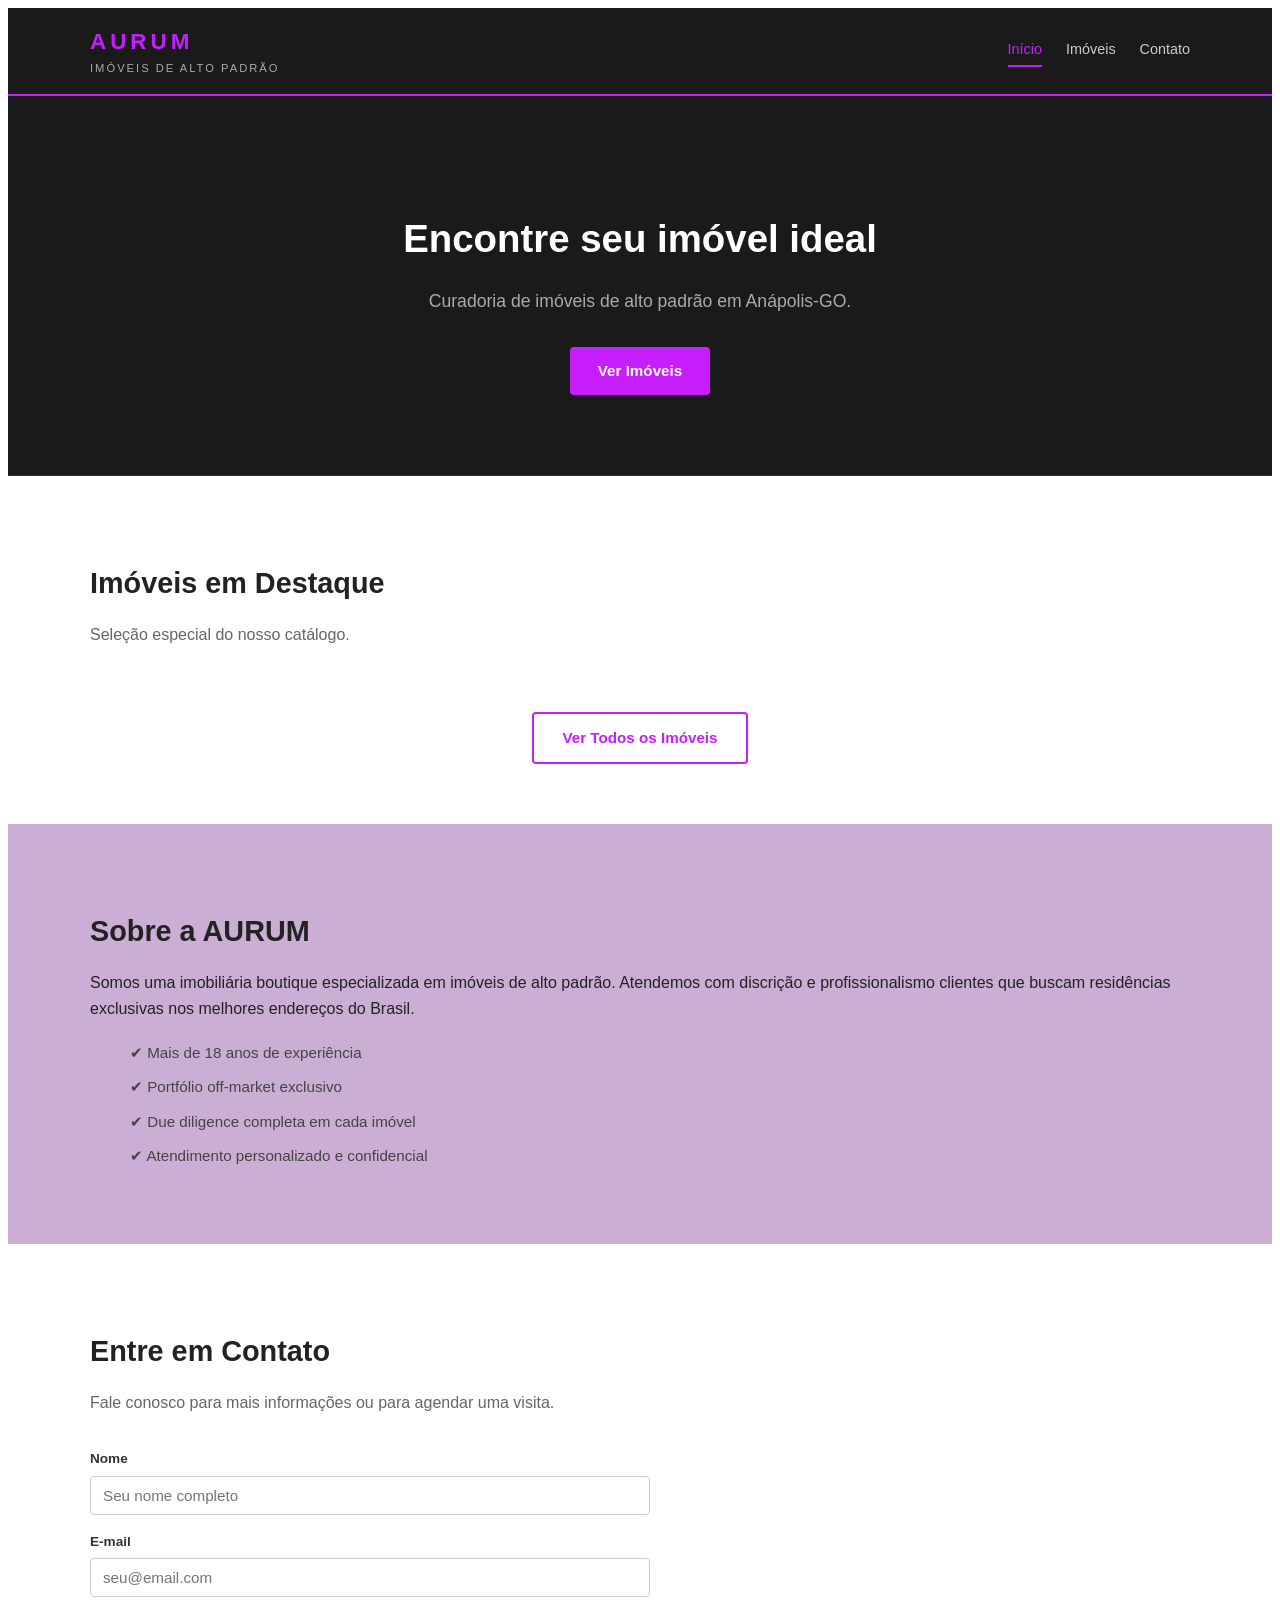
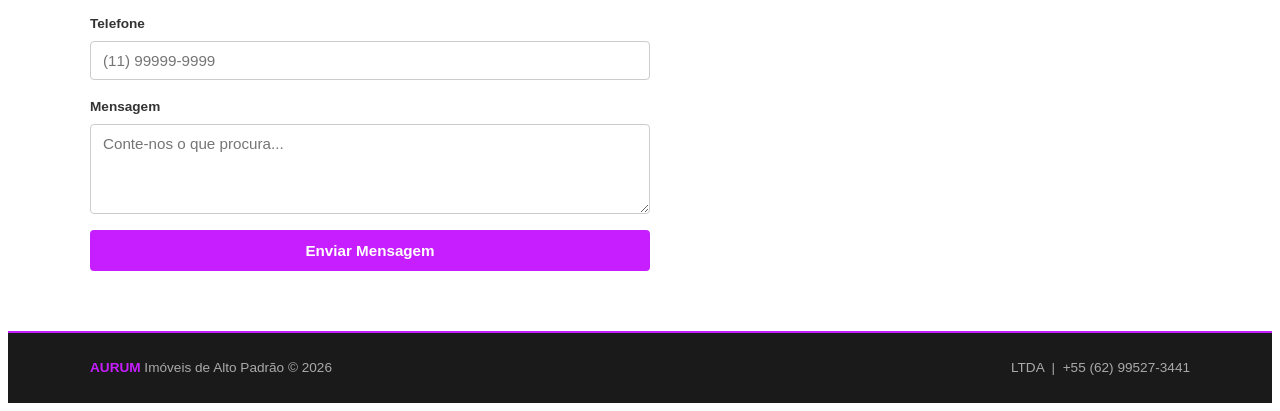
<file: aurum-imoveis/index.html>
<!DOCTYPE html>
<html lang="pt-BR">
<head>
  <meta charset="UTF-8">
  <meta name="viewport" content="width=device-width, initial-scale=1.0">
  <title>AURUM | Imóveis de Alto Padrão</title>
  <meta name="description" content="Imóveis exclusivos em Anápolis-GO.">
  <link rel="stylesheet" href="css/style.css">
</head>
<body>

  <header class="cabecalho">
    <div class="container cabecalho-conteudo">
      <div class="logo">
        <span class="logo-nome">AURUM</span>
        <span class="logo-subtitulo">Imóveis de Alto Padrão</span>
      </div>
      <nav class="navegacao">
        <a href="index.html" class="ativo">Início</a>
        <a href="imoveis.html">Imóveis</a>
        <a href="#contato">Contato</a>
      </nav>
    </div>
  </header>

  <main>

    <section class="destaque-principal">
      <div class="container">
        <h1>Encontre seu imóvel ideal</h1>
        <p>Curadoria de imóveis de alto padrão em Anápolis-GO.</p>
        <a href="imoveis.html" class="botao-principal">Ver Imóveis</a>
      </div>
    </section>

    <section class="secao" id="destaques">
      <div class="container">
        <h2>Imóveis em Destaque</h2>
        <p class="subtitulo">Seleção especial do nosso catálogo.</p>

        <div class="grade-cartoes" id="home-grid">
        </div>

        <div style="text-align:center; margin-top:32px;">
          <a href="imoveis.html" class="botao-contorno">Ver Todos os Imóveis</a>
        </div>
      </div>
    </section>

    <section class="secao secao-cinza" id="sobre">
      <div class="container">
        <h2>Sobre a AURUM</h2>
        <p>
          Somos uma imobiliária boutique especializada em imóveis de alto padrão.
          Atendemos com discrição e profissionalismo clientes que buscam
          residências exclusivas nos melhores endereços do Brasil.
        </p>
        <ul class="lista-sobre">
          <li>✔ Mais de 18 anos de experiência</li>
          <li>✔ Portfólio off-market exclusivo</li>
          <li>✔ Due diligence completa em cada imóvel</li>
          <li>✔ Atendimento personalizado e confidencial</li>
        </ul>
      </div>
    </section>

    <section class="secao" id="contato">
      <div class="container">
        <h2>Entre em Contato</h2>
        <p class="subtitulo">Fale conosco para mais informações ou para agendar uma visita.</p>

        <form class="formulario-contato" onsubmit="handleForm(event)">
          <div class="campo-formulario">
            <label for="name">Nome</label>
            <input type="text" id="name" placeholder="Seu nome completo" required>
          </div>
          <div class="campo-formulario">
            <label for="email">E-mail</label>
            <input type="email" id="email" placeholder="seu@email.com" required>
          </div>
          <div class="campo-formulario">
            <label for="phone">Telefone</label>
            <input type="tel" id="phone" placeholder="(11) 99999-9999">
          </div>
          <div class="campo-formulario">
            <label for="msg">Mensagem</label>
            <textarea id="msg" rows="4" placeholder="Conte-nos o que procura..."></textarea>
          </div>
          <button type="submit" class="botao-principal" id="enviar">Enviar Mensagem</button>
        </form>
      </div>
    </section>

  </main>

  <footer class="rodape">
    <div class="container rodape-conteudo">
      <span><strong>AURUM</strong> Imóveis de Alto Padrão &copy; 2026</span>
      <span> LTDA &nbsp;|&nbsp; +55 (62) 99527-3441</span>
    </div>
  </footer>

  <script src="script.js"></script>
</body>
</html>
</file>
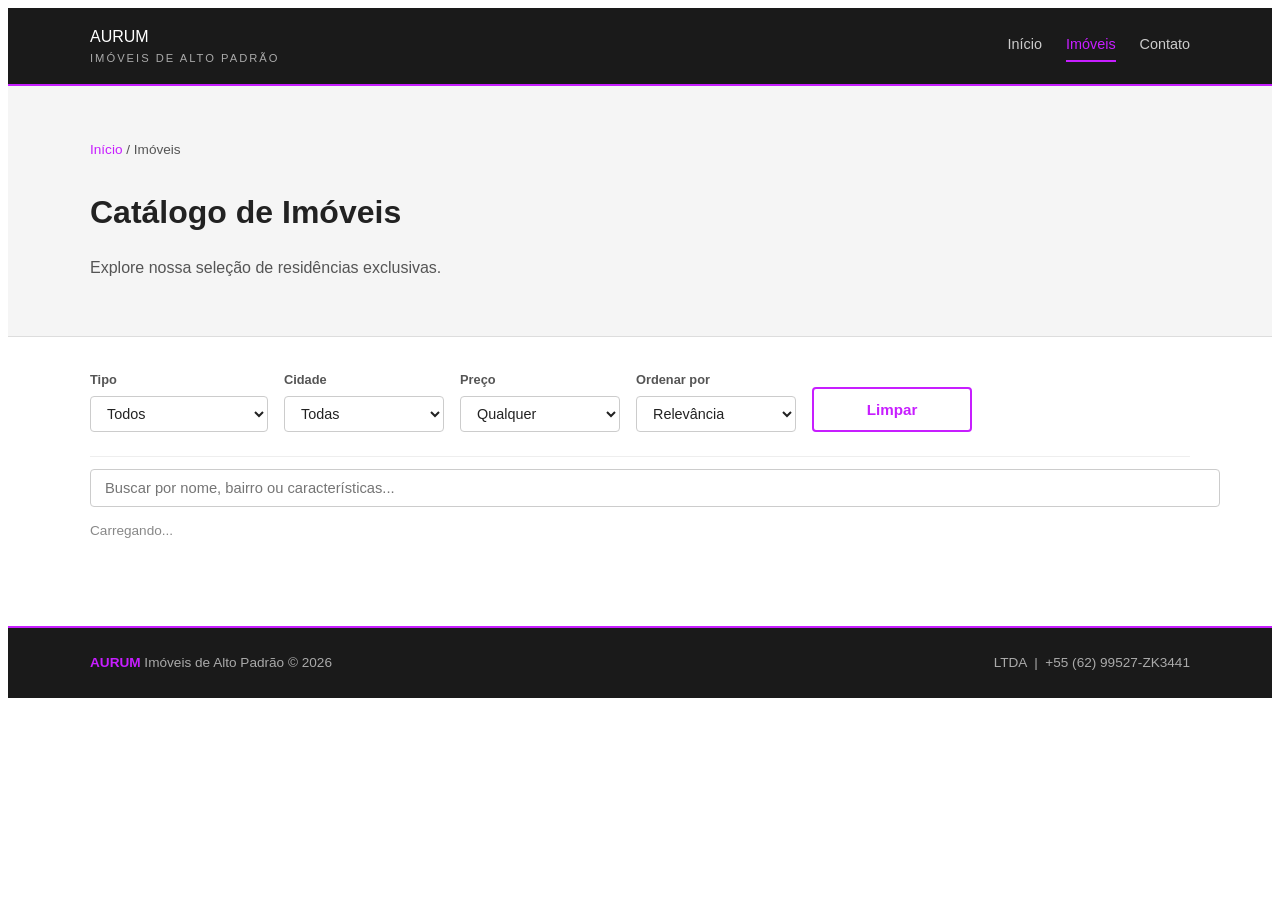
<file: aurum-imoveis/imoveis.html>
<!DOCTYPE html>
<html lang="pt-BR">
<head>
  <meta charset="UTF-8">
  <meta name="viewport" content="width=device-width, initial-scale=1.0">
  <title>Imóveis | AURUM</title>
  <link rel="stylesheet" href="css/style.css">
</head>
<body>

  <header class="cabecalho">
    <div class="container cabecalho-conteudo">
      <div class="logo">
        <span class="logo-name">AURUM</span>
        <span class="logo-subtitulo">Imóveis de Alto Padrão</span>
      </div>
      <nav class="navegacao">
        <a href="index.html">Início</a>
        <a href="imoveis.html" class="ativo">Imóveis</a>
        <a href="index.html#contato">Contato</a>
      </nav>
    </div>
  </header>

  <main>

    <section class="topo-pagina">
      <div class="container">
        <p class="caminho-pagina"><a href="index.html">Início</a> / Imóveis</p>
        <h1>Catálogo de Imóveis</h1>
        <p>Explore nossa seleção de residências exclusivas.</p>
      </div>
    </section>

    <div class="container">
      <div class="barra-filtros">
        <div class="grupo-filtro">
          <label for="f-type">Tipo</label>
          <select id="f-type">
            <option value="todos">Todos</option>
            <option value="casas">Mansões &amp; Casas</option>
            <option value="penthouses">Casas nas Florestas</option>
            <option value="apartamentos">Apartamentos</option>
            <option value="campo">Campo &amp; Fazendas</option>
          </select>
        </div>
        <div class="grupo-filtro">
          <label for="f-location">Cidade</label>
          <select id="f-location">
            <option value="todos">Todas</option>
            <option value="sp">São Paulo</option>
            <option value="rj">Rio de Janeiro</option>
            <option value="campo">Interior SP</option>
          </select>
        </div>
        <div class="grupo-filtro">
          <label for="f-price">Preço</label>
          <select id="f-price">
            <option value="todos">Qualquer</option>
            <option value="ate20">Até R$ 20 Mi</option>
            <option value="20a30">R$ 20 a 30 Mi</option>
            <option value="acima30">Acima R$ 30 Mi</option>
          </select>
        </div>
        <div class="grupo-filtro">
          <label for="f-sort">Ordenar por</label>
          <select id="f-sort">
            <option value="padrao">Relevância</option>
            <option value="menor-preco">Menor Preço</option>
            <option value="maior-preco">Maior Preço</option>
            <option value="maior-area">Maior Área</option>
          </select>
        </div>
        <div class="grupo-filtro">
          <label>&nbsp;</label>
          <button id="btn-reset" class="botao-contorno">Limpar</button>
        </div>
      </div>

      <div class="busca-filtro">
        <input type="text" id="buscar" placeholder="Buscar por nome, bairro ou características...">
      </div>

      <p id="resultando" class="contador-resultados">Carregando...</p>

      <div class="grade-cartoes" id="catalog-grid" style="margin-bottom:60px;">
      </div>
    </div>

  </main>

  <footer class="rodape">
    <div class="container rodape-conteudo">
      <span><strong>AURUM</strong> Imóveis de Alto Padrão &copy; 2026</span>
      <span>LTDA &nbsp;|&nbsp; +55 (62) 99527-ZK3441</span>
    </div>
  </footer>

  <script src="script.js"></script>
</body>
</html>
</file>
<file: aurum-imoveis/css/style.css>
body {
  font-family: Arial, sans-serif;
  font-size: 16px;
  color: #222;
  background: #fff;
  line-height: 1.6;
}

a {
  color: inherit;
  text-decoration: none;
}

img {
  max-width: 100%;
  display: block;
}

.container {
  max-width: 1100px;
  margin: 0 auto;
  padding: 0 20px;
}

.secao {
  padding: 60px 0;
}

.secao-cinza {
  background: #caaed3;
}

.cabecalho {
  background: #1a1a1a;
  color: #fff;
  padding: 16px 0;
  position: sticky;
  top: 0;
  z-index: 100;
  border-bottom: 2px solid #c71eff;
}

.cabecalho-conteudo {
  display: flex;
  align-items: center;
  justify-content: space-between;
  gap: 20px;
}

.logo {
  display: flex;
  flex-direction: column;
}

.logo-nome {
  font-size: 1.4rem;
  font-weight: bold;
  letter-spacing: 4px;
  color: #c71eff;
}

.logo-subtitulo {
  font-size: 0.7rem;
  letter-spacing: 2px;
  color: #aaa;
  text-transform: uppercase;
}

.navegacao {
  display: flex;
  gap: 24px;
}

.navegacao a {
  color: #ccc;
  font-size: 0.9rem;
  padding: 4px 0;
  border-bottom: 2px solid transparent;
  transition: color 0.2s, border-color 0.2s;
}

.navegacao a:hover,
.navegacao a.ativo {
  color: #c71eff;
  border-bottom-color: #c71eff;
}

.destaque-principal {
  background: #1a1a1a;
  color: #fff;
  padding: 80px 0;
  text-align: center;
  border-bottom: 1px solid #333;
}

.destaque-principal h1 {
  font-size: 2.4rem;
  margin-bottom: 16px;
  color: #fff;
}

.destaque-principal p {
  font-size: 1.1rem;
  color: #aaa;
  margin-bottom: 32px;
}

.topo-pagina {
  background: #f5f5f5;
  padding: 40px 0;
  border-bottom: 1px solid #ddd;
}

.topo-pagina h1 {
  font-size: 2rem;
  margin-bottom: 8px;
}

.topo-pagina p {
  color: #555;
}

.caminho-pagina {
  font-size: 0.85rem;
  color: #888;
  margin-bottom: 12px;
}

.caminho-pagina a {
  color: #c71eff;
}

.botao-principal {
  display: inline-block;
  background: #c71eff;
  color: #fff;
  padding: 12px 28px;
  border-radius: 4px;
  font-size: 0.95rem;
  font-weight: bold;
  border: none;
  cursor: pointer;
  transition: background 0.2s;

}

.botao-principal:hover {
  background: #c71eff;
  transform: scale(1.1);
  transition: all 0.2s ease-in-out;
}

.botao-contorno {
  display: inline-block;
  background: transparent;
  color: #c71eff;
  padding: 12px 28px;
  border-radius: 4px;
  font-size: 0.95rem;
  font-weight: bold;
  border: 2px solid #c71eff;
  cursor: pointer;
  transition: background 0.2s, color 0.2s;
}

.botao-contorno:hover {
  background: #c71eff;
  color: #fff;
}

.secao h2 {
  font-size: 1.8rem;
  margin-bottom: 8px;
}

.subtitulo {
  color: #666;
  margin-bottom: 32px;
}

.grade-cartoes {
  display: grid;
  grid-template-columns: repeat(auto-fill, minmax(300px, 1fr));
  gap: 24px;
  margin-top: 24px;
}

.cartao-imovel {
  border: 1px solid #ddd;
  border-radius: 6px;
  overflow: hidden;
  background: #fff;
  transition: box-shadow 0.2s;
}

.cartao-imovel:hover {
  box-shadow: 0 4px 16px rgba(0,0,0,0.1);
}

.imagem-cartao {
  position: relative;
  height: 200px;
  overflow: hidden;
  cursor: pointer;
}

.imagem-cartao img {
  width: 100%;
  height: 100%;
  object-fit: cover;
  transition: transform 0.3s;
}

.imagem-cartao:hover img {
  transform: scale(1.03);
}

.selo-cartao {
  position: absolute;
  top: 12px;
  left: 12px;
  background: #c71eff;
  color: #fff;
  font-size: 0.72rem;
  font-weight: bold;
  padding: 4px 10px;
  border-radius: 3px;
  text-transform: uppercase;
  letter-spacing: 0.05em;
}

.corpo-cartao {
  padding: 16px;
}

.localizacao-cartao {
  font-size: 0.8rem;
  color: #888;
  margin-bottom: 6px;
}

.titulo-cartao {
  font-size: 1.05rem;
  font-weight: bold;
  margin-bottom: 10px;
  cursor: pointer;
}

.titulo-cartao:hover {
  color: #c71eff;
}

.detalhes-cartao {
  display: flex;
  gap: 16px;
  font-size: 0.82rem;
  color: #555;
  margin-bottom: 14px;
}

.preco-cartao {
  font-size: 1.1rem;
  font-weight: bold;
  color: #1a1a1a;
  margin-bottom: 12px;
}

.rodape-cartao {
  display: flex;
  justify-content: space-between;
  align-items: center;
}

.lista-sobre {
  list-style: none;
  margin-top: 20px;
  display: flex;
  flex-direction: column;
  gap: 10px;
}

.lista-sobre li {
  font-size: 0.95rem;
  color: #444;
}

.formulario-contato {
  max-width: 560px;
  display: flex;
  flex-direction: column;
  gap: 16px;
  margin-top: 24px;
}

.campo-formulario {
  display: flex;
  flex-direction: column;
  gap: 6px;
}

.campo-formulario label {
  font-size: 0.85rem;
  font-weight: bold;
  color: #333;
}

.campo-formulario input,
.campo-formulario textarea,
.campo-formulario select {
  padding: 10px 12px;
  border: 1px solid #ccc;
  border-radius: 4px;
  font-size: 0.95rem;
  font-family: inherit;
  background: #fff;
  color: #222;
  transition: border-color 0.2s;
}

.campo-formulario input:focus,
.campo-formulario textarea:focus,
.campo-formulario select:focus {
  outline: none;
  border-color: #c9a84c;
}

.barra-filtros {
  display: flex;
  flex-wrap: wrap;
  gap: 16px;
  align-items: flex-end;
  padding: 24px 0;
  border-bottom: 1px solid #eee;
  margin-bottom: 12px;
}

.grupo-filtro {
  display: flex;
  flex-direction: column;
  gap: 5px;
  min-width: 160px;
}

.grupo-filtro label {
  font-size: 0.8rem;
  font-weight: bold;
  color: #555;
}

.grupo-filtro select {
  padding: 8px 12px;
  border: 1px solid #ccc;
  border-radius: 4px;
  font-size: 0.9rem;
  font-family: inherit;
  background: #fff;
  color: #222;
  cursor: pointer;
}

.grupo-filtro select:focus {
  outline: none;
  border-color: #c71eff;
}

.busca-filtro {
  margin: 12px 0 0;
}

.busca-filtro input {
  width: 100%;
  padding: 10px 14px;
  border: 1px solid #ccc;
  border-radius: 4px;
  font-size: 0.92rem;
  font-family: inherit;
  color: #222;
  transition: border-color 0.2s;
}

.busca-filtro input:focus {
  outline: none;
  border-color: #c71eff;
}

.contador-resultados {
  font-size: 0.85rem;
  color: #888;
  margin-bottom: 8px;
}

.modal-fundo {
  display: none;
  position: fixed;
  inset: 0;
  background: rgba(0,0,0,0.6);
  z-index: 200;
  justify-content: center;
  align-items: flex-start;
  padding: 40px 20px;
  overflow-y: auto;
}

.modal-fundo.aberto {
  display: flex;
}

.modal-caixa {
  background: #fff;
  border-radius: 8px;
  max-width: 700px;
  width: 100%;
  position: relative;
  overflow: hidden;
}

.modal-fechar {
  position: absolute;
  top: 12px;
  right: 16px;
  background: none;
  border: none;
  font-size: 1.8rem;
  cursor: pointer;
  color: #555;
  z-index: 1;
  line-height: 1;
}

.modal-fechar:hover {
  color: #000;
}

.modal-caixa img {
  width: 100%;
  height: 320px;
  object-fit: cover;
}

.modal-corpo {
  padding: 24px;
}

.modal-selo {
  display: inline-block;
  background: #c71eff;
  color: #fff;
  font-size: 0.72rem;
  font-weight: bold;
  padding: 4px 10px;
  border-radius: 3px;
  text-transform: uppercase;
  letter-spacing: 0.05em;
  margin-bottom: 10px;
}

.modal-corpo h2 {
  font-size: 1.5rem;
  margin-bottom: 6px;
}

.modal-localizacao {
  font-size: 0.85rem;
  color: #888;
  margin-bottom: 14px;
}

.modal-detalhes {
  display: flex;
  gap: 20px;
  font-size: 0.85rem;
  color: #555;
  margin-bottom: 14px;
  flex-wrap: wrap;
}

.modal-detalhes span {
  background: #f5f5f5;
  padding: 6px 12px;
  border-radius: 4px;
}

.modal-corpo p {
  font-size: 0.92rem;
  color: #444;
  line-height: 1.7;
  margin-bottom: 20px;
}

.modal-linha-preco {
  display: flex;
  align-items: center;
  justify-content: space-between;
  flex-wrap: wrap;
  gap: 12px;
}

.modal-preco {
  font-size: 1.4rem;
  font-weight: bold;
  color: #1a1a1a;
}

.rodape {
  background: #1a1a1a;
  color: #aaa;
  padding: 24px 0;
  font-size: 0.85rem;
  border-top: 2px solid #c71eff;
}

.rodape-conteudo {
  display: flex;
  justify-content: space-between;
  flex-wrap: wrap;
  gap: 10px;
}

.rodape strong {
  color: #c71eff;
}

.area-notificacoes {
  position: fixed;
  bottom: 24px;
  right: 24px;
  display: flex;
  flex-direction: column;
  gap: 10px;
  z-index: 9999;
}

.notificacao {
  background: #1a1a1a;
  color: #fff;
  padding: 12px 20px;
  border-radius: 6px;
  border-left: 4px solid #c71eff;
  font-size: 0.88rem;
  max-width: 320px;
  box-shadow: 0 4px 12px rgba(0,0,0,0.2);
}

@media (max-width: 600px) {
  .destaque-principal h1 { font-size: 1.7rem; }
  .cabecalho-conteudo { flex-direction: column; align-items: flex-start; gap: 10px; }
  .navegacao { gap: 16px; }
  .grade-cartoes { grid-template-columns: 1fr; }
  .barra-filtros { flex-direction: column; }
  .modal-linha-preco { flex-direction: column; }
}
</file>
